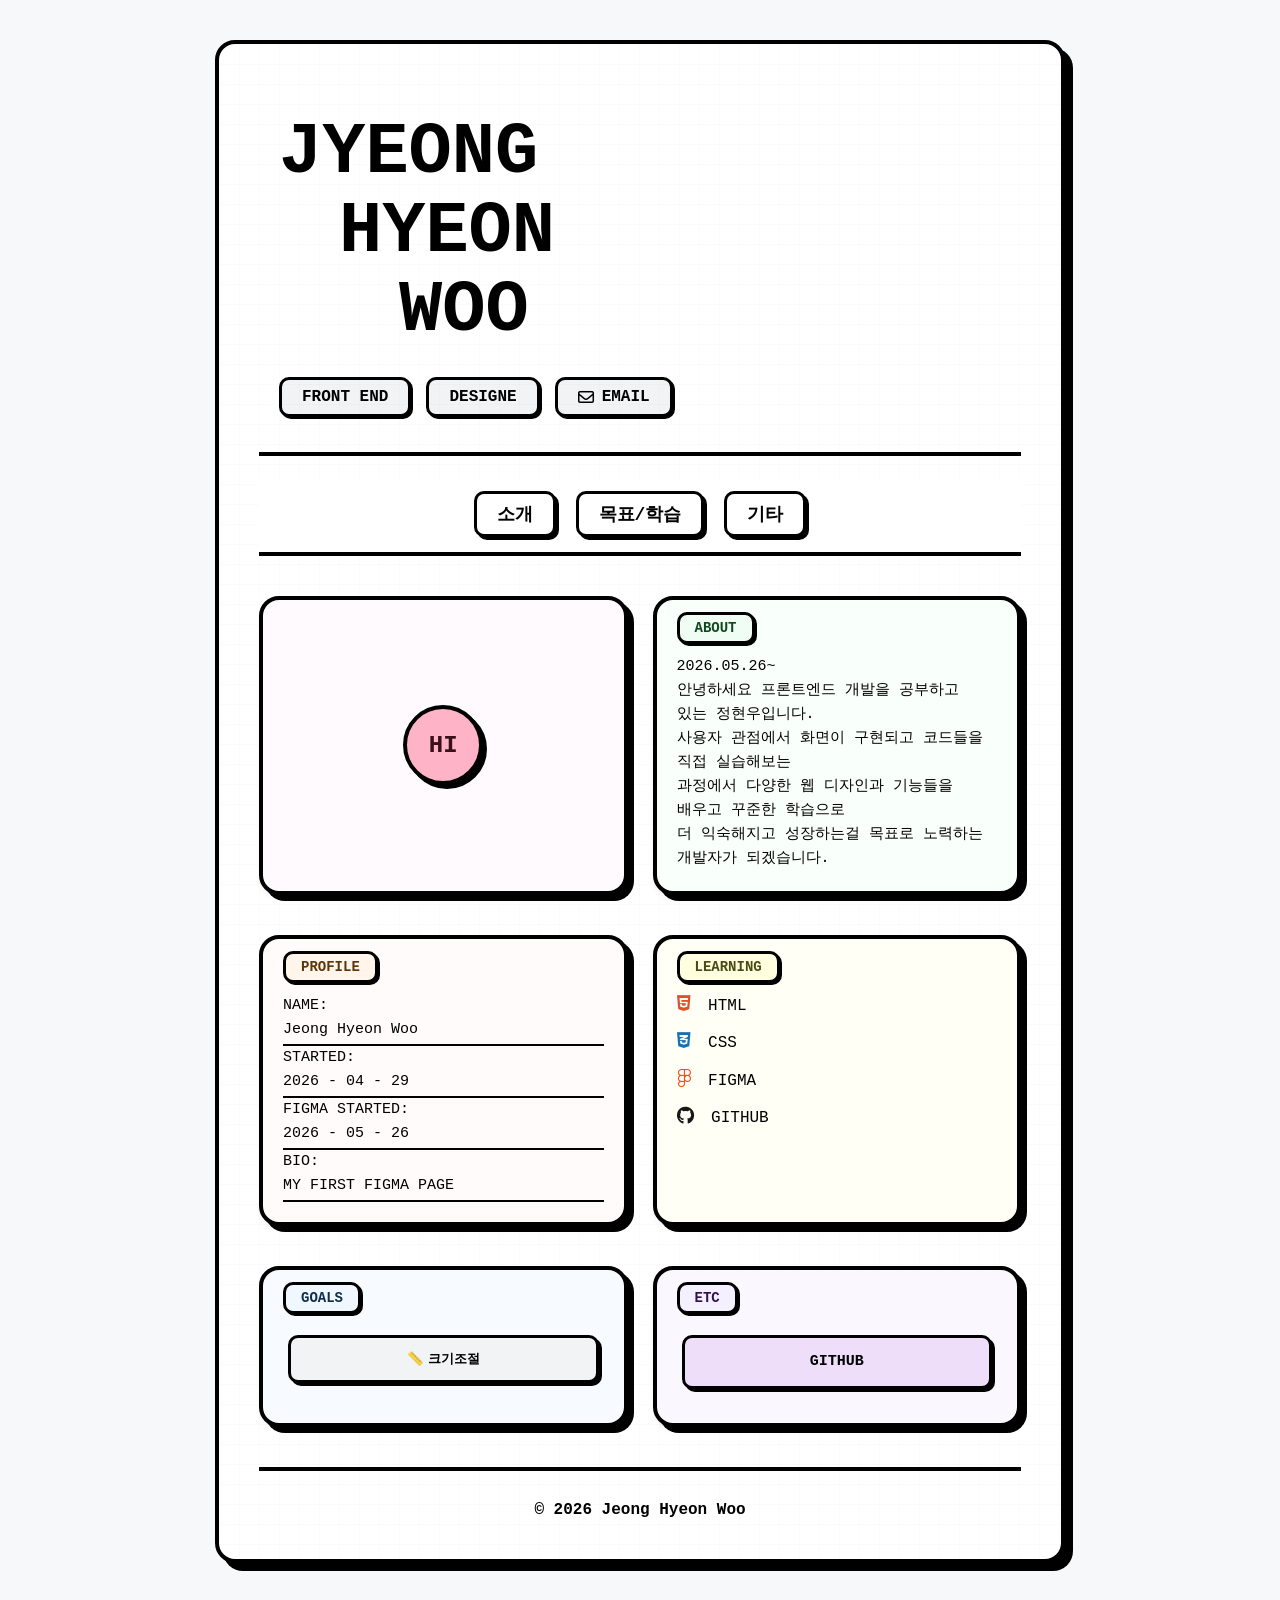
<file: index.html>
<!DOCTYPE html>
<html lang="ko">
<head>
    <meta charset="UTF-8">
    <meta name="viewport" content="width=device-width, initial-scale=1.0">
    <title>Front End Portfolio</title>
    <link rel="stylesheet" href="sigma.css">
    <link rel="stylesheet" href="https://cdnjs.cloudflare.com/ajax/libs/font-awesome/6.4.0/css/all.min.css">
</head>
<body>

<div class="main-container">
    <div class="grid-bg"></div>

    <header class="hero-section">
        <div class="staggered-name">
            <span class="name-line line-1">Jyeong</span>
            <span class="name-line line-2">Hyeon</span>
            <span class="name-line line-3">Woo</span>
        </div>

        <div class="hero-badges">
            <span class="badge">FRONT END</span>
            <span class="badge">DESIGNE</span>
            <a href="mailto:내이메일@주소.com" class="badge hero-email-badge">
                <i class="fa-regular fa-envelope"></i> EMAIL
            </a>
        </div>
    </header>

    <nav class="nav-bar">
        <a href="#intro-row" class="nav-link">소개</a>
        <a href="#learning-row" class="nav-link">목표/학습</a>
        <a href="#etc-row" class="nav-link">기타</a>
    </nav>

    <div id="intro-row" class="row-first">
        <div class="profile-card card-red">
            <div class="glow-effect"></div>
            <div class="orange-circle"></div>
            <div class="hi-container">
                <p class="profile-p">HI</p> 
                <div class="fake-shadow"></div>
            </div>
        </div> 
        <div class="card about-card card-green">
            <div class="badge badge-green">ABOUT</div>
            <div class="card-content">
                <p class="about-p"> 2026.05.26~<br>
                    안녕하세요 프론트엔드 개발을 공부하고 있는 정현우입니다.<br>
                    사용자 관점에서 화면이 구현되고 코드들을 직접 실습해보는<br>
                    과정에서 다양한 웹 디자인과 기능들을 배우고 꾸준한 학습으로<br>
                    더 익숙해지고 성장하는걸 목표로 노력하는 개발자가 되겠습니다.
                </p>
                </p>
            </div>
        </div>
    </div>

<div id="learning-row" class="row-second">
        <div class="card info-card card-orange">
            <div class="badge badge-orange">PROFILE</div>
            <div class="card-content">
                <p>NAME:<br><span class="dot-line">Jeong Hyeon Woo</span></p>
                <p>STARTED:<br><span class="dot-line">2026 - 04 - 29</span></p>
                <p>FIGMA STARTED:<br><span class="dot-line">2026 - 05 - 26</span></p>
                <p>BIO:<br><span class="dot-line">MY FIRST FIGMA PAGE</span></p>
            </div>
        </div>

        <div class="card learning-card card-yellow">
            <div class="badge badge-yellow">LEARNING</div>
            <div class="card-content">
                <ul>
                    <li class="hover-item"><i class="fab fa-html5" style="color: #e34f26;"></i> HTML</li>
                    <li class="hover-item"><i class="fab fa-css3-alt" style="color: #1572b6;"></i> CSS</li>
                    <li class="hover-item"><i class="fab fa-figma" style="color: #f24e1e;"></i> FIGMA</li>
                    <li class="hover-item"><i class="fab fa-github" style="color: #181717;"></i> GITHUB</li>
                </ul>
            </div>
        </div>
    </div>

    <div id="etc-row" class="row-third">
        <div class="card goals-card card-blue">
            <div class="badge badge-blue">GOALS</div>
            <div class="card-content">
                <div class="sigma-wrapper goal-wrapper">
                    <button class="sigma-btn">📏 크기조절</button>
                    <div class="sigma-popup">
                        <h4>📏 웹</h4>
                    </div>
                </div>
            </div>
        </div>
        <div class="card etc-card card-indigo">
            <div class="badge badge-indigo">ETC</div>
            <div class="card-content">
                <a href="https://github.com/hue1000/hue" target="_blank" class="github-link-btn">
                    GITHUB
                </a>
            </div>
        </div>
    </div>

    <footer class="site-footer">
        © 2026 Jeong Hyeon Woo
    </footer>

</div>

<script>
    function scrollToTop() {
        window.scrollTo({ top: 0, behavior: 'smooth' });
    }
</script>

</body>
</html>
</file>
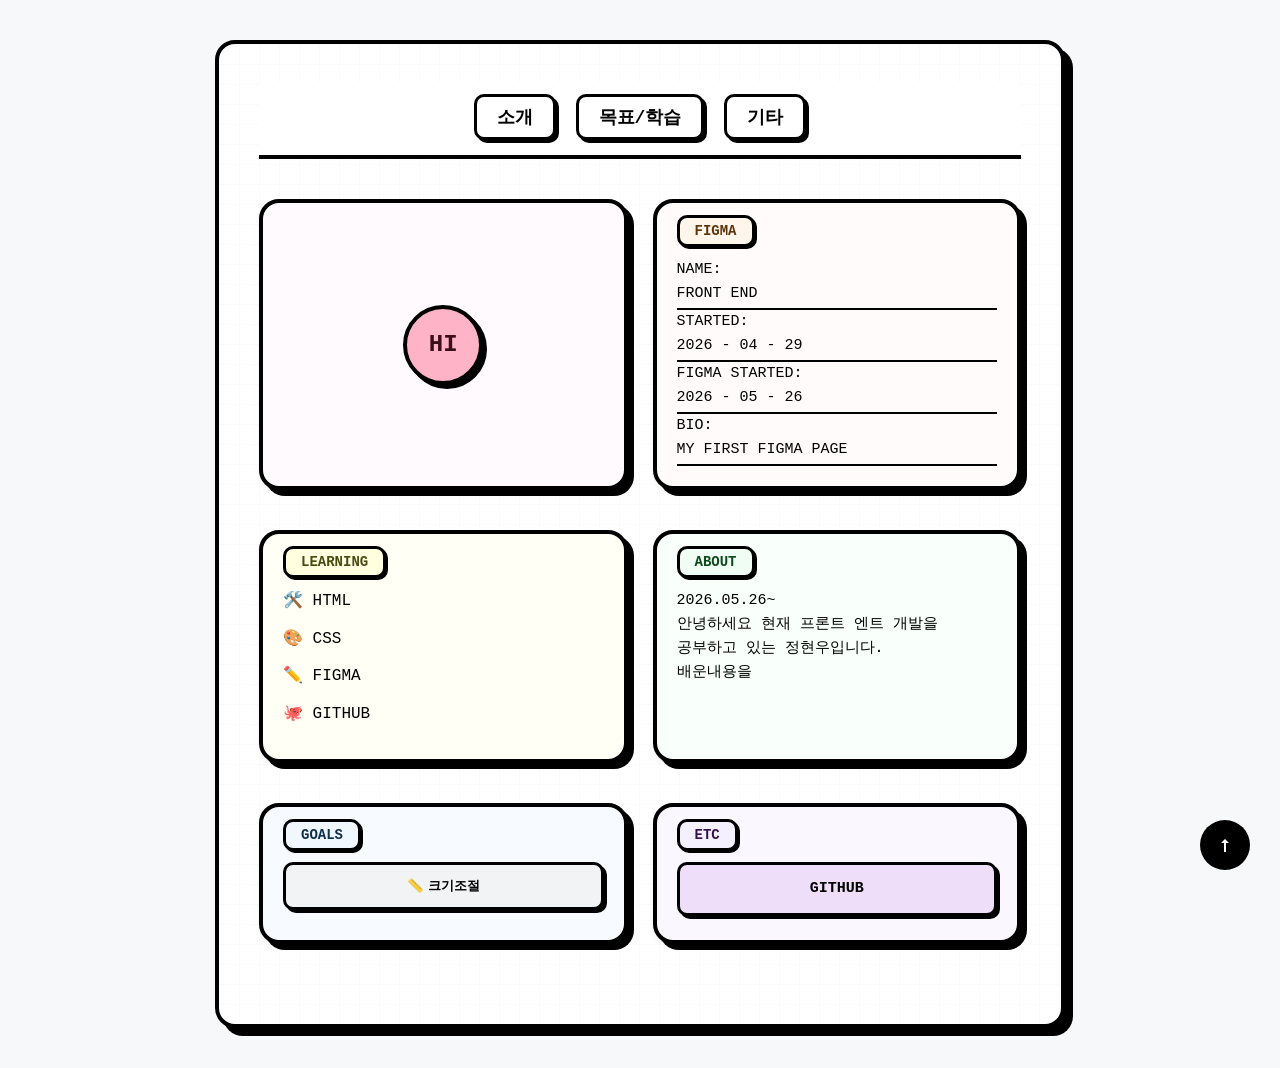
<file: sigma.html>
<!DOCTYPE html>
<html lang="ko">
<head>
    <meta charset="UTF-8">
    <meta name="viewport" content="width=device-width, initial-scale=1.0">
    <title>Front End Portfolio</title>
    <link rel="stylesheet" href="sigma.css">
</head>
<body>

    <div class="main-container">
        <div class="grid-bg"></div>

        <nav class="nav-bar">
            <a href="#floor-1" class="nav-link">소개</a>
            <a href="#floor-2" class="nav-link">목표/학습</a>
            <a href="#floor-3" class="nav-link">기타</a>
        </nav>

        <div class="top-arrow-btn" onclick="scrollToTop()">
            <svg width="24" height="24" viewBox="0 0 24 24" fill="none" xmlns="http://www.w3.org/2000/svg">
                <path d="M11 19V10H8L12 6L16 10H13V19H11Z" fill="white"/>
            </svg>
        </div>

        <div id="floor-1" class="row-first">
          <div class="profile-card card-red">
    <div class="glow-effect"></div>
    <div class="orange-circle"></div>
    
    <div class="hi-container">
        <p class="profile-p">HI</p> 
        <div class="fake-shadow"></div>
    </div>
</div> 
            <div class="card info-card card-orange">
                <div class="badge badge-orange">FIGMA</div>
                <div class="card-content">
                    <p>NAME:<br><span class="dot-line">FRONT END</span></p>
                    <p>STARTED:<br><span class="dot-line">2026 - 04 - 29</span></p>
                    <p>FIGMA STARTED:<br><span class="dot-line">2026 - 05 - 26</span></p>
                    <p>BIO:<br><span class="dot-line">MY FIRST FIGMA PAGE</span></p>
                </div>
            </div>
        </div>

        <div id="floor-2" class="row-first">
            <div class="card learning-card card-yellow">
                <div class="badge badge-yellow">LEARNING</div>
                <div class="card-content">
                    <ul>
                        <li>🛠️ HTML</li>
                        <li>🎨 CSS</li>
                        <li>✏️ FIGMA</li>
                        <li>🐙 GITHUB</li>
                    </ul>
                </div>
            </div>

            <div class="card about-card card-green">
                <div class="badge badge-green">ABOUT</div>
                <div class="card-content">
                    <p class="about-p"> 2026.05.26~<br>
                        안녕하세요 현재 프론트 엔트 개발을 공부하고 있는 정현우입니다.<br>
                        배운내용을 <br>

                    </p>
                </div>
            </div>
        </div>

        <div id="floor-3" class="row-first">
            <div class="card goals-card card-blue">
                <div class="badge badge-blue">GOALS</div>
                <div class="card-content">
                    <div class="sigma-wrapper goal-wrapper">
                        <button class="sigma-btn">📏 크기조절</button>
                        <div class="sigma-popup">
                            <h4>📏 웹</h4>

                        </div>
                    </div>
                </div>
            </div>

            <div class="card etc-card card-indigo">
                <div class="badge badge-indigo">ETC</div>
                <div class="card-content">
                    <a href="https://github.com/hue1000/hue" target="_blank" class="github-link-btn">
                        GITHUB
                    </a>
                </div>
            </div>
        </div>

    </div>

    <script>
        function scrollToTop() {
            window.scrollTo({ top: 0, behavior: 'smooth' });
        }
    </script>

</body>
</html>
</file>
<file: sigma.css>
html {
    scroll-behavior: smooth;
}

* {
    box-sizing: border-box;
    margin: 0;
    padding: 0;
}

body {
    background-color: #f7f8f9;
    font-family: monospace;
    padding: 40px 20px;
    display: flex;
    justify-content: center;
}

.main-container {
    position: relative;
    width: 100%;
    max-width: 850px; 
    background: #fff;
    border: 4px solid #000;
    border-radius: 20px;
    padding: 40px;
    box-shadow: 8px 8px 0px #000; 
    overflow: visible;
    margin: 0 auto; 
}

.grid-bg {
    position: absolute;
    top: 0; left: 0; right: 0; bottom: 0;
    background-image: 
        linear-gradient(to right, rgba(0,0,0,0.015) 1px, transparent 1px),
        linear-gradient(to bottom, rgba(0,0,0,0.015) 1px, transparent 1px);
    background-size: 20px 20px;
    z-index: 0;
    pointer-events: none;
}

.hero-section {
    display: flex;
    flex-direction: column;
    justify-content: center;
    align-items: flex-start;
    padding: 30px 20px 35px 20px;
    border-bottom: 4px solid #000;
    margin-bottom: 25px;
}

@keyframes fadeInUp {
    from {
        opacity: 0;
        transform: translateY(20px);
    }
    to {
        opacity: 1;
        transform: translateY(0);
    }
}

.staggered-name {
    display: flex;
    flex-direction: column;
    font-size: clamp(48px, 8vw, 72px); 
    font-weight: 900;
    line-height: 1.1;
    color: #000;
    text-transform: uppercase;
    margin-bottom: 25px;
    width: 100%;
}

.name-line {
    display: block;
    opacity: 0;
    animation: fadeInUp 0.6s cubic-bezier(0.16, 1, 0.3, 1) forwards;
}

.line-1 {
    animation-delay: 0.1s;
}
.line-2 {
    padding-left: 60px;
    animation-delay: 0.3s;
}
.line-3 {
    padding-left: 120px;
    animation-delay: 0.5s;
}

.hero-badges {
    display: flex;
    flex-wrap: wrap;
    gap: 15px;
}

.hero-badges .badge {
    position: static; 
    font-size: 16px;
    padding: 8px 20px;
    background-color: #f1f3f5;
    color: #000;
    box-shadow: 2px 2px 0px #000;
}

.hero-email-badge {
    text-decoration: none;
    display: inline-flex;
    align-items: center;
    gap: 8px;
}

.nav-bar {
    position: sticky;
    top: 10px; 
    z-index: 100;
    display: flex;
    justify-content: center;
    gap: 20px;
    margin-bottom: 40px;
    border-bottom: 4px solid #000;
    padding: 10px 0 15px 0;
    background-color: rgba(255, 255, 255, 0.9); 
}

.nav-link {
    text-decoration: none;
    color: #000;
    font-weight: bold;
    font-size: 18px;
    padding: 8px 20px;
    border: 3px solid #000;
    border-radius: 10px;
    background-color: #fff;
    box-shadow: 3px 3px 0px #000; 
    transition: transform 0.2s, background-color 0.2s, color 0.2s, text-decoration 0.2s;
}

.nav-link:hover {
    background-color: #ffff00;
    transform: translateY(-3px);
    color: #0070f3;
    text-decoration: underline;
    text-underline-offset: 4px;
}

.row-first, .row-second, .row-third {
    position: relative;
    z-index: 1;
    width: 100%;
    max-width: 1400px;
    margin: 0 auto 40px auto;
    display: grid;
    grid-template-columns: repeat(2, 1fr); 
    gap: 25px;
}

.row-third .card {
    padding: 55px 25px 30px 25px; 
    min-height: 140px;
}

.card {
    position: relative;
    border: 4px solid #000;
    border-radius: 20px;
    padding: 45px 20px 20px 20px;
    box-shadow: 6px 6px 0px #000; 
    display: flex;
    flex-direction: column;
    overflow: visible;
}

.badge {
    position: absolute;
    top: 12px;
    left: 20px;
    border: 3px solid #000;
    border-radius: 10px;
    padding: 5px 15px;
    font-weight: bold;
    font-size: 14px;
    box-shadow: 2px 2px 0px #000; 
    cursor: pointer;
    transition: transform 0.1s ease, box-shadow 0.1s ease, background-color 0.1s ease;
}

.badge-red { background-color: #fff0f1; color: #4a1519; }
.badge-orange { background-color: #fff5eb; color: #5c350c; }
.badge-yellow { background-color: #ffffe0; color: #4a4a15; }
.badge-green { background-color: #f0fdf4; color: #0f4a1e; }
.badge-blue { background-color: #f0f7ff; color: #0f2e4a; }
.badge-indigo { background-color: #f5f0ff; color: #31124a; }

.badge-red:hover { background-color: #ffd6d9; transform: translate(2px, 2px); box-shadow: 1px 1px 0px #000; }
.badge-orange:hover { background-color: #ffe4cc; transform: translate(2px, 2px); box-shadow: 1px 1px 0px #000; }
.badge-yellow:hover { background-color: #fefec2; transform: translate(2px, 2px); box-shadow: 1px 1px 0px #000; }
.badge-green:hover { background-color: #dcfce7; transform: translate(2px, 2px); box-shadow: 1px 1px 0px #000; }
.badge-blue:hover { background-color: #e0f2fe; transform: translate(2px, 2px); box-shadow: 1px 1px 0px #000; }
.badge-indigo:hover { background-color: #e0d1ff; transform: translate(2px, 2px); box-shadow: 1px 1px 0px #000; }

.card-red { background-color: #fffafd; box-shadow: 0 4px 6px -1px rgba(0, 0, 0, 0.05), 0 2px 4px -1px rgba(0, 0, 0, 0.03), 6px 6px 0px #000; }
.card-orange { background-color: #fffbfa; box-shadow: 0 4px 6px -1px rgba(0, 0, 0, 0.05), 0 2px 4px -1px rgba(0, 0, 0, 0.03), 6px 6px 0px #000; }
.card-yellow { background-color: #fffff5; box-shadow: 0 4px 6px -1px rgba(0, 0, 0, 0.05), 0 2px 4px -1px rgba(0, 0, 0, 0.03), 6px 6px 0px #000; }
.card-green { background-color: #f9fffb; box-shadow: 0 4px 6px -1px rgba(0, 0, 0, 0.05), 0 2px 4px -1px rgba(0, 0, 0, 0.03), 6px 6px 0px #000; }
.card-blue { background-color: #f7faff; box-shadow: 0 4px 6px -1px rgba(0, 0, 0, 0.05), 0 2px 4px -1px rgba(0, 0, 0, 0.03), 6px 6px 0px #000; }
.card-indigo { background-color: #faf7ff; box-shadow: 0 4px 6px -1px rgba(0, 0, 0, 0.05), 0 2px 4px -1px rgba(0, 0, 0, 0.03), 6px 6px 0px #000; }

.card-content {
    margin-top: 10px;
    font-size: 15px;
    line-height: 1.6;
    word-break: keep-all;
    word-wrap: break-word;
}

.dot-line {
    border-bottom: 2px solid #000;
    display: inline-block;
    width: 100%;
    padding-bottom: 2px;
}

.profile-card {
    position: relative;
    border: 4px solid #000;
    border-radius: 20px;
    padding: 20px;
    text-align: center;
    overflow: hidden;
    cursor: pointer;
    display: flex;
    flex-direction: column;
    justify-content: center;
    align-items: center;
    min-height: 220px; /* 🌟 최소 높이를 기존 185px에서 220px로 확대 */
}

.orbit-container {
    display: flex;
    flex-wrap: wrap;
    gap: 8px;
    justify-content: center;
    max-height: 0;
    opacity: 0;
    overflow: hidden;
    transition: max-height 0.4s ease, opacity 0.3s ease, margin-top 0.3s ease;
}

.profile-card:hover .orbit-container {
    max-height: 200px;
    opacity: 1;
    margin-top: 20px;
}

.orbit-item {
    border: 2px solid #000;
    padding: 4px 8px;
    border-radius: 5px;
    font-size: 12px;
    background: #fff;
    font-weight: bold;
    box-shadow: 2px 2px 0px #000;
}

.sigma-btn, .github-link-btn {
    display: inline-block;
    width: 100%;
    padding: 12px;
    border: 3px solid #000;
    border-radius: 10px;
    background-color: #f1f3f5; 
    color: #000; 
    font-weight: bold;
    cursor: pointer;
    box-shadow: 3px 3px 0px #000;
    text-align: center;
    text-decoration: none;
    transition: background-color 0.2s;
}

.github-link-btn { background-color: #eedefa; }

.sigma-wrapper {
    position: relative;
    margin-bottom: 10px;
}

.sigma-popup {
    display: none;
    position: absolute;
    bottom: 125%;
    left: 50%;
    transform: translateX(-50%);
    width: 280px;
    background: #fff;
    border: 3px solid #000;
    border-radius: 10px;
    padding: 15px;
    box-shadow: 4px 4px 0px #000;
    z-index: 10;
}
.sigma-wrapper:hover .sigma-popup {
    display: block;
}

.top-arrow-btn {
    position: fixed;
    bottom: 30px; right: 30px;
    background: #000;
    border-radius: 50%;
    width: 50px; height: 50px;
    display: flex; justify-content: center; align-items: center;
    cursor: pointer;
    z-index: 100;
}

.hi-container {
    position: relative;
    width: 80px;
    height: 80px;
    margin: 0 auto;
}

.profile-p {
    position: absolute;
    top: 0; left: 0;
    font-size: 24px;
    font-weight: bold;
    border: 4px solid #000;
    background: #ffb3c6;
    color: #3b0f1a;
    padding: 10px;
    border-radius: 50%;
    width: 80px; height: 80px;
    display: flex; justify-content: center; align-items: center;
    z-index: 3;
    transform-origin: bottom center;
}

.profile-card:hover .profile-p {
    animation: rubberBall 0.5s infinite alternate cubic-bezier(0.15, 0.45, 0.3, 1);
}

.fake-shadow {
    position: absolute;
    top: 0; left: 0;
    width: 80px; height: 80px;
    border-radius: 50%;
    border: 4px solid #000;
    background: #000;
    z-index: 1;
    transform: translate(4px, 4px);
}

.profile-card:hover .fake-shadow {
    animation: rollOutShadow 0.25s ease-out 1 forwards;
}

@keyframes rubberBall {
    0% { transform: translateY(0) scaleY(0.85) scaleX(1.1); }
    35% { transform: translateY(0) scaleY(1) scaleX(1); }
    100% { transform: translateY(-25px) scaleY(1.05) scaleX(0.95); }
}

@keyframes rollOutShadow {
    0% { transform: translate(4px, 4px); opacity: 1; }
    100% { transform: translate(4px, 4px); opacity: 0; }
}

.learning-card ul {
    padding-left: 0;
}

.learning-card ul li {
    list-style: none;
    margin-bottom: 12px;
    font-size: 16px;
    transition: transform 0.2s ease, font-weight 0.2s ease;
}

.learning-card ul li i {
    margin-right: 8px;
    font-size: 18px;
}

.learning-card ul li:hover {
    font-weight: bold;
    transform: scale(1.05);
    cursor: pointer;
}

.site-footer {
    text-align: center;
    padding-top: 30px;
    margin-top: 20px;
    border-top: 4px solid #000;
    font-weight: bold;
    font-size: 16px;
    color: #000;
}

@media (max-width: 1024px) {
    .main-container {
        max-width: 780px;
    }
}

@media (max-width: 768px) {
    .main-container {
        max-width: 650px;
        padding: 30px;
    }
    .row-first, .row-second, .row-third {
        grid-template-columns: 1fr;
        gap: 20px;
        margin-bottom: 35px;
    }
    .line-2 { padding-left: 30px; }
    .line-3 { padding-left: 60px; }
}

@media (max-width: 576px) {
    body {
        padding: 15px 5px; 
    }
    .main-container {
        padding: 15px; 
        border-width: 3px; 
    }
    .hero-section {
        padding: 30px 10px;
    }
    .nav-bar {
        flex-wrap: wrap; 
        gap: 10px; 
        margin-bottom: 30px;
    }
    .nav-link {
        font-size: 14px; 
        padding: 6px 12px; 
    }
    .card {
        padding: 35px 15px 15px 15px; 
    }
}
</file>
